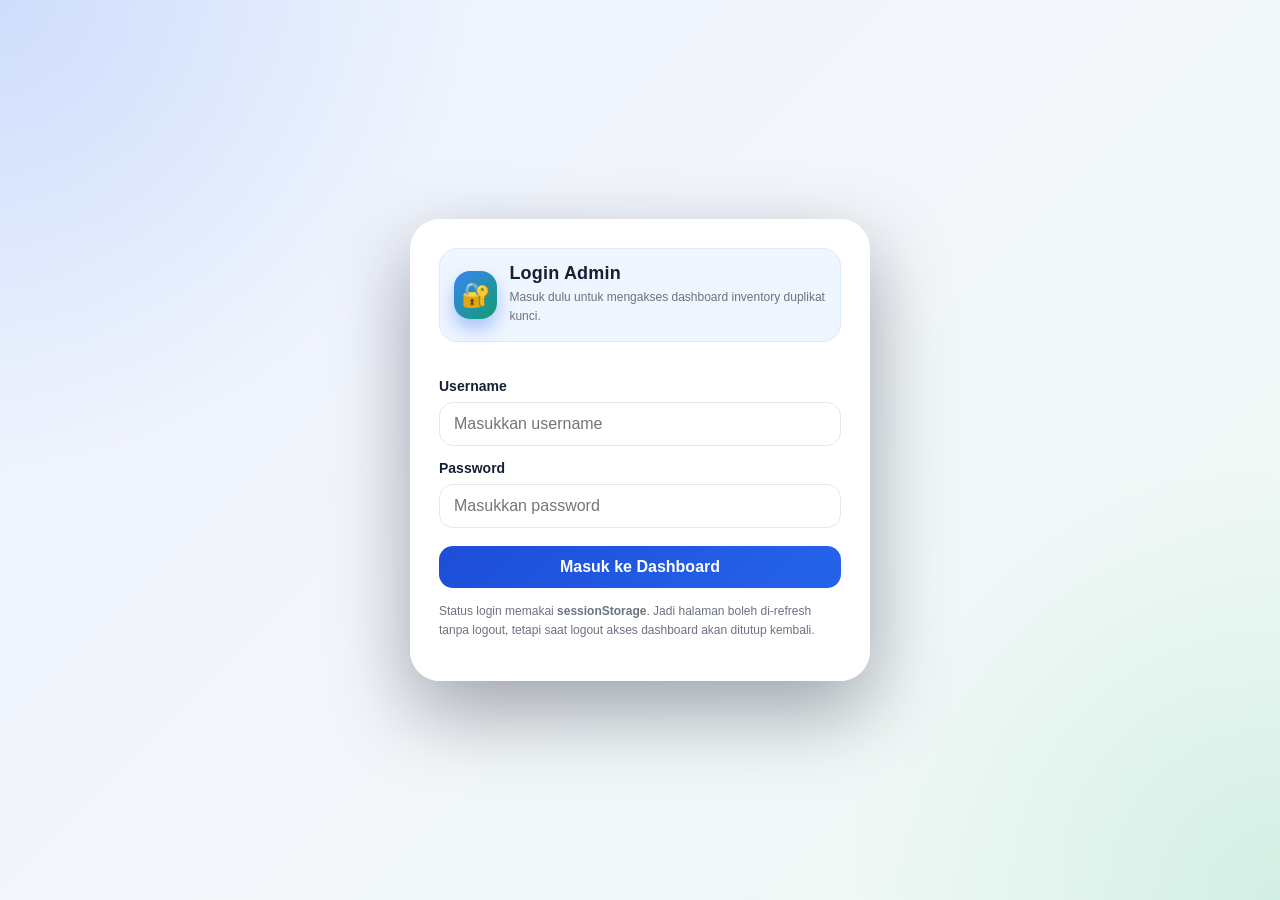
<file: index.html>
<!DOCTYPE html>
<html lang="id">
<head>
  <meta charset="UTF-8" />
  <meta name="viewport" content="width=device-width, initial-scale=1.0" />
  <title>KeyDup Inventory Pro</title>
  <link rel="stylesheet" href="styles.css" />
</head>
<body>
  <div class="backdrop" id="sidebarBackdrop"></div>

  <div class="app-shell" id="appShell">
    <aside class="sidebar" id="sidebar">
      <div class="brand">
        <div class="brand-mark">🗝️</div>
        <div>
          <h1>KeyDup Inventory Pro</h1>
          <p>Sistem inventory untuk usaha duplikat kunci</p>
        </div>
      </div>

      <nav class="nav" id="navMenu">
        <button class="nav-btn active" data-section="home">
          <span class="nav-icon">🏠</span>
          <span>Home</span>
        </button>
        <button class="nav-btn" data-section="items">
          <span class="nav-icon">🧩</span>
          <span>Items</span>
        </button>
        <button class="nav-btn" data-section="inventory">
          <span class="nav-icon">📦</span>
          <span>Inventory</span>
        </button>
        <button class="nav-btn" data-section="sales">
          <span class="nav-icon">💳</span>
          <span>Sales</span>
        </button>
        <button class="nav-btn" data-section="purchases">
          <span class="nav-icon">🛒</span>
          <span>Purchases</span>
        </button>
      </nav>

      <div class="sidebar-footer">
        <strong>Fitur inti:</strong><br>
        Login admin, kategori manual, CRUD item, stok masuk/keluar, penjualan, pembelian, export Excel/PDF, sample data, dan reset data.
      </div>
    </aside>

    <main class="main">
      <header class="topbar">
        <div class="topbar-left">
          <button class="menu-btn no-print" id="menuToggle" title="Buka menu">☰</button>
          <div class="page-title">
            <h2 id="pageTitle">Home</h2>
            <p id="pageSubtitle">Ringkasan performa stok, penjualan, dan aktivitas terbaru.</p>
          </div>
        </div>
        <div class="topbar-right no-print">
          <button class="btn secondary" id="loadSampleBtn">Load Sample</button>
          <button class="btn warning" id="resetDataBtn">Reset Data</button>
          <button class="btn danger" id="logoutBtn">Logout</button>
        </div>
      </header>

      <div class="content">
        <section class="section active" id="section-home">
          <div class="hero-banner">
            <div style="position:relative;z-index:1">
              <span class="badge info" style="background:rgba(255,255,255,.15);color:#fff;border:1px solid rgba(255,255,255,.18)">Dashboard Modern & Responsif</span>
              <h3>Kelola stok blank kunci, silinder, remote shell, dan hardware dengan cepat.</h3>
              <p>Semua data tersimpan di browser menggunakan localStorage. Cocok untuk operasional harian usaha duplikat kunci tanpa perlu framework atau instalasi tambahan.</p>
              <div class="hero-actions no-print">
                <button class="btn secondary" data-open-section="items">Kelola Items</button>
                <button class="btn secondary" data-open-section="inventory">Update Stok</button>
              </div>
            </div>
            <div class="hero-panel">
              <div class="hero-metrics">
                <div class="metric-box">
                  <div class="label">Kategori</div>
                  <div class="value" id="heroCategoryCount">0</div>
                </div>
                <div class="metric-box">
                  <div class="label">Low Stock</div>
                  <div class="value" id="heroLowStockCount">0</div>
                </div>
                <div class="metric-box">
                  <div class="label">Transaksi Sales</div>
                  <div class="value" id="heroSalesCount">0</div>
                </div>
                <div class="metric-box">
                  <div class="label">Transaksi Purchase</div>
                  <div class="value" id="heroPurchaseCount">0</div>
                </div>
              </div>
            </div>
          </div>

          <div class="grid stats-grid">
            <div class="card stat-card">
              <div class="stat-head">
                <div>
                  <div class="stat-title">Total Item</div>
                  <div class="stat-value" id="homeTotalItems">0</div>
                </div>
                <span class="badge info">Items</span>
              </div>
              <div class="kpi-note">Jumlah SKU/item aktif yang terdaftar.</div>
            </div>
            <div class="card stat-card">
              <div class="stat-head">
                <div>
                  <div class="stat-title">Total Stok</div>
                  <div class="stat-value" id="homeTotalStock">0</div>
                </div>
                <span class="badge success">Stock</span>
              </div>
              <div class="kpi-note">Akumulasi stok tersedia saat ini.</div>
            </div>
            <div class="card stat-card">
              <div class="stat-head">
                <div>
                  <div class="stat-title">Nilai Inventory</div>
                  <div class="stat-value" id="homeInventoryValue">Rp 0</div>
                </div>
                <span class="badge warning">Modal</span>
              </div>
              <div class="kpi-note">Perhitungan stok × harga modal.</div>
            </div>
            <div class="card stat-card">
              <div class="stat-head">
                <div>
                  <div class="stat-title">Total Penjualan</div>
                  <div class="stat-value" id="homeTotalSalesValue">Rp 0</div>
                </div>
                <span class="badge danger">Revenue</span>
              </div>
              <div class="kpi-note">Akumulasi nominal dari seluruh transaksi sales.</div>
            </div>
          </div>

          <div class="two-col section-gap">
            <div class="card">
              <div class="card-header">
                <div class="card-title">
                  <h3>Stok Menipis</h3>
                  <p>Item yang stoknya sudah menyentuh atau di bawah stok minimum.</p>
                </div>
              </div>
              <div id="lowStockList"></div>
            </div>
            <div class="card">
              <div class="card-header">
                <div class="card-title">
                  <h3>Aktivitas Terbaru</h3>
                  <p>Riwayat stok masuk, stok keluar, sales, dan purchases terbaru.</p>
                </div>
              </div>
              <div id="recentActivityList"></div>
            </div>
          </div>
        </section>

        <section class="section" id="section-items">
          <div class="section-headline">
            <div>
              <h2 style="margin:0 0 6px">Items & Kategori</h2>
              <div class="muted">Kelola kategori manual dan data item utama.</div>
            </div>
            <div class="split-actions no-print">
              <button class="btn success" id="exportItemsExcelBtn">Export Items Excel</button>
              <button class="btn secondary" id="exportItemsPdfBtn">Export Items PDF</button>
            </div>
          </div>

          <div class="two-col">
            <div class="card">
              <div class="card-header">
                <div class="card-title">
                  <h3>Kelola Kategori</h3>
                  <p>Data kategori default kosong. Tambahkan kategori manual sesuai kebutuhan usaha Anda.</p>
                </div>
              </div>
              <form id="categoryForm">
                <input type="hidden" id="categoryEditId" />
                <div class="field">
                  <label for="categoryName">Nama Kategori</label>
                  <input class="input" id="categoryName" placeholder="Contoh: Kunci Rumah" />
                </div>
                <div class="form-actions no-print">
                  <button class="btn primary" type="submit" id="saveCategoryBtn">Simpan Kategori</button>
                  <button class="btn secondary" type="button" id="cancelCategoryEditBtn">Batal Edit</button>
                </div>
              </form>
              <div class="table-wrap section-gap">
                <table id="categoryTable">
                  <thead>
                    <tr>
                      <th>Kategori</th>
                      <th>Jumlah Item</th>
                      <th class="no-print">Aksi</th>
                    </tr>
                  </thead>
                  <tbody id="categoryTableBody"></tbody>
                </table>
              </div>
            </div>

            <div class="card">
              <div class="card-header">
                <div class="card-title">
                  <h3>Form Item</h3>
                  <p>Item tidak bisa disimpan jika kategori belum dibuat atau belum dipilih.</p>
                </div>
              </div>
              <form id="itemForm">
                <input type="hidden" id="itemEditId" />
                <div class="form-grid">
                  <div class="field">
                    <label for="itemCode">ID Item</label>
                    <input class="input" id="itemCode" placeholder="Contoh: IK-001" />
                  </div>
                  <div class="field">
                    <label for="itemName">Nama Item</label>
                    <input class="input" id="itemName" placeholder="Nama item" />
                  </div>
                  <div class="field">
                    <label for="itemCategory">Kategori</label>
                    <select class="select" id="itemCategory"></select>
                  </div>
                  <div class="field">
                    <label for="itemSubCategory">Sub Kategori</label>
                    <input class="input" id="itemSubCategory" placeholder="Contoh: Brass / Yamaha / Silinder" />
                  </div>
                  <div class="field">
                    <label for="itemType">Tipe</label>
                    <input class="input" id="itemType" placeholder="Contoh: Laser / Single Sided" />
                  </div>
                  <div class="field">
                    <label for="itemInitialStock">Stok Awal</label>
                    <input class="input" id="itemInitialStock" type="number" min="0" placeholder="0" />
                  </div>
                  <div class="field">
                    <label for="itemMinStock">Stok Minimum</label>
                    <input class="input" id="itemMinStock" type="number" min="0" placeholder="0" />
                  </div>
                  <div class="field">
                    <label for="itemCostPrice">Harga Modal</label>
                    <input class="input" id="itemCostPrice" type="number" min="0" placeholder="0" />
                  </div>
                  <div class="field">
                    <label for="itemSellPrice">Harga Jual</label>
                    <input class="input" id="itemSellPrice" type="number" min="0" placeholder="0" />
                  </div>
                </div>
                <div class="form-actions no-print">
                  <button class="btn primary" type="submit" id="saveItemBtn">Simpan Item</button>
                  <button class="btn secondary" type="button" id="cancelItemEditBtn">Batal Edit</button>
                </div>
              </form>
            </div>
          </div>

          <div class="card section-gap">
            <div class="card-header">
              <div class="card-title">
                <h3>Data Item</h3>
                <p>Cari berdasarkan ID, nama, kategori, sub kategori, atau tipe.</p>
              </div>
            </div>
            <div class="search-panel">
              <input class="input" id="itemSearch" placeholder="Cari ID / nama / kategori / sub kategori / tipe..." />
              <select class="select" id="itemCategoryFilter"></select>
              <select class="select" id="itemSubCategoryFilter"></select>
            </div>
            <div class="table-wrap">
              <table id="itemsTable">
                <thead>
                  <tr>
                    <th>ID Item</th>
                    <th>Nama</th>
                    <th>Kategori</th>
                    <th>Sub Kategori</th>
                    <th>Tipe</th>
                    <th>Stok</th>
                    <th>Min</th>
                    <th>Harga Modal</th>
                    <th>Harga Jual</th>
                    <th class="no-print">Aksi</th>
                  </tr>
                </thead>
                <tbody id="itemsTableBody"></tbody>
              </table>
            </div>
          </div>
        </section>

        <section class="section" id="section-inventory">
          <div class="section-headline">
            <div>
              <h2 style="margin:0 0 6px">Inventory</h2>
              <div class="muted">Kelola stok masuk dan stok keluar dengan update otomatis ke item.</div>
            </div>
            <div class="split-actions no-print">
              <button class="btn success" id="exportInventoryExcelBtn">Export Inventory Excel</button>
              <button class="btn secondary" id="exportInventoryPdfBtn">Export Inventory PDF</button>
            </div>
          </div>

          <div class="grid summary-grid">
            <div class="card stat-card">
              <div class="stat-title">Total Movement</div>
              <div class="stat-value" id="inventoryTotalMovement">0</div>
              <div class="kpi-note">Jumlah transaksi movement tersimpan.</div>
            </div>
            <div class="card stat-card">
              <div class="stat-title">Total Stok Masuk</div>
              <div class="stat-value" id="inventoryTotalIn">0</div>
              <div class="kpi-note">Akumulasi qty pergerakan IN.</div>
            </div>
            <div class="card stat-card">
              <div class="stat-title">Total Stok Keluar</div>
              <div class="stat-value" id="inventoryTotalOut">0</div>
              <div class="kpi-note">Akumulasi qty pergerakan OUT.</div>
            </div>
            <div class="card stat-card">
              <div class="stat-title">Net Movement</div>
              <div class="stat-value" id="inventoryNetMovement">0</div>
              <div class="kpi-note">Selisih qty masuk dikurangi qty keluar.</div>
            </div>
          </div>

          <div class="two-col">
            <div class="card">
              <div class="card-header">
                <div class="card-title">
                  <h3>Form Stok Masuk / Keluar</h3>
                  <p>Jika stok keluar melebihi stok tersedia, sistem akan menolak transaksi.</p>
                </div>
              </div>
              <form id="inventoryForm">
                <input type="hidden" id="inventoryEditId" />
                <div class="field">
                  <label for="inventoryItem">Pilih Item</label>
                  <select class="select" id="inventoryItem"></select>
                </div>
                <div class="form-grid">
                  <div class="field">
                    <label for="inventoryType">Jenis Pergerakan</label>
                    <select class="select" id="inventoryType">
                      <option value="IN">IN</option>
                      <option value="OUT">OUT</option>
                    </select>
                  </div>
                  <div class="field">
                    <label for="inventoryQty">Jumlah</label>
                    <input class="input" id="inventoryQty" type="number" min="1" placeholder="0" />
                  </div>
                </div>
                <div class="field">
                  <label for="inventoryNote">Keterangan</label>
                  <textarea class="textarea" id="inventoryNote" placeholder="Catatan movement, misal stok opname, barang rusak, stok supplier masuk, dll."></textarea>
                </div>
                <div class="form-actions no-print">
                  <button class="btn primary" type="submit" id="saveInventoryBtn">Simpan Movement</button>
                  <button class="btn secondary" type="button" id="cancelInventoryEditBtn">Batal Edit</button>
                </div>
              </form>
            </div>

            <div class="card">
              <div class="card-header">
                <div class="card-title">
                  <h3>Ringkasan Inventory</h3>
                  <p>Ikhtisar cepat per item dan health stok saat ini.</p>
                </div>
              </div>
              <div id="inventorySummaryList"></div>
            </div>
          </div>

          <div class="card section-gap">
            <div class="card-header">
              <div class="card-title">
                <h3>Riwayat Inventory</h3>
                <p>Semua stok masuk/keluar, termasuk transaksi yang dihasilkan dari sales dan purchases.</p>
              </div>
            </div>
            <div class="table-wrap">
              <table id="inventoryTable">
                <thead>
                  <tr>
                    <th>Tanggal</th>
                    <th>Item</th>
                    <th>Jenis</th>
                    <th>Jumlah</th>
                    <th>Sumber</th>
                    <th>Keterangan</th>
                    <th class="no-print">Aksi</th>
                  </tr>
                </thead>
                <tbody id="inventoryTableBody"></tbody>
              </table>
            </div>
          </div>
        </section>

        <section class="section" id="section-sales">
          <div class="section-headline">
            <div>
              <h2 style="margin:0 0 6px">Sales</h2>
              <div class="muted">Simpan transaksi penjualan dan kurangi stok otomatis.</div>
            </div>
            <div class="split-actions no-print">
              <button class="btn success" id="exportSalesExcelBtn">Export Sales Excel</button>
              <button class="btn secondary" id="exportSalesPdfBtn">Export Sales PDF</button>
            </div>
          </div>

          <div class="grid summary-grid">
            <div class="card stat-card">
              <div class="stat-title">Total Transaksi</div>
              <div class="stat-value" id="salesTotalTransactions">0</div>
              <div class="kpi-note">Jumlah seluruh transaksi sales.</div>
            </div>
            <div class="card stat-card">
              <div class="stat-title">Total Revenue</div>
              <div class="stat-value" id="salesTotalRevenue">Rp 0</div>
              <div class="kpi-note">Total nominal penjualan.</div>
            </div>
            <div class="card stat-card">
              <div class="stat-title">Transaksi Selesai</div>
              <div class="stat-value" id="salesDoneCount">0</div>
              <div class="kpi-note">Status selesai.</div>
            </div>
            <div class="card stat-card">
              <div class="stat-title">Transaksi Pending</div>
              <div class="stat-value" id="salesPendingCount">0</div>
              <div class="kpi-note">Status pending.</div>
            </div>
          </div>

          <div class="two-col">
            <div class="card">
              <div class="card-header">
                <div class="card-title">
                  <h3>Form Penjualan</h3>
                  <p>Stok item akan otomatis berkurang saat transaksi berhasil disimpan.</p>
                </div>
              </div>
              <form id="salesForm">
                <input type="hidden" id="salesEditId" />
                <div class="field">
                  <label for="salesCustomer">Pelanggan</label>
                  <input class="input" id="salesCustomer" placeholder="Nama pelanggan" />
                </div>
                <div class="form-grid">
                  <div class="field">
                    <label for="salesItem">Pilih Item</label>
                    <select class="select" id="salesItem"></select>
                  </div>
                  <div class="field">
                    <label for="salesQty">Jumlah</label>
                    <input class="input" id="salesQty" type="number" min="1" placeholder="0" />
                  </div>
                </div>
                <div class="field">
                  <label for="salesStatus">Status</label>
                  <select class="select" id="salesStatus">
                    <option value="Selesai">Selesai</option>
                    <option value="Pending">Pending</option>
                  </select>
                </div>
                <div class="form-actions no-print">
                  <button class="btn primary" type="submit" id="saveSalesBtn">Simpan Penjualan</button>
                  <button class="btn secondary" type="button" id="cancelSalesEditBtn">Batal Edit</button>
                </div>
              </form>
            </div>

            <div class="card">
              <div class="card-header">
                <div class="card-title">
                  <h3>Catatan Sales</h3>
                  <p>Harga jual diambil otomatis dari item yang dipilih dan dijadikan dasar revenue.</p>
                </div>
              </div>
              <div id="salesInsightList"></div>
            </div>
          </div>

          <div class="card section-gap">
            <div class="card-header">
              <div class="card-title">
                <h3>Data Penjualan</h3>
                <p>Daftar transaksi penjualan yang sudah tercatat.</p>
              </div>
            </div>
            <div class="table-wrap">
              <table id="salesTable">
                <thead>
                  <tr>
                    <th>Tanggal</th>
                    <th>Pelanggan</th>
                    <th>Item</th>
                    <th>Qty</th>
                    <th>Status</th>
                    <th>Harga Jual</th>
                    <th>Total</th>
                    <th class="no-print">Aksi</th>
                  </tr>
                </thead>
                <tbody id="salesTableBody"></tbody>
              </table>
            </div>
          </div>
        </section>

        <section class="section" id="section-purchases">
          <div class="section-headline">
            <div>
              <h2 style="margin:0 0 6px">Purchases</h2>
              <div class="muted">Catat pembelian stok baru dari supplier dan tambah stok otomatis.</div>
            </div>
            <div class="split-actions no-print">
              <button class="btn success" id="exportPurchasesExcelBtn">Export Purchases Excel</button>
              <button class="btn secondary" id="exportPurchasesPdfBtn">Export Purchases PDF</button>
            </div>
          </div>

          <div class="grid summary-grid">
            <div class="card stat-card">
              <div class="stat-title">Total Transaksi</div>
              <div class="stat-value" id="purchaseTotalTransactions">0</div>
              <div class="kpi-note">Jumlah transaksi pembelian.</div>
            </div>
            <div class="card stat-card">
              <div class="stat-title">Total Biaya</div>
              <div class="stat-value" id="purchaseTotalCost">Rp 0</div>
              <div class="kpi-note">Total nominal pembelian.</div>
            </div>
            <div class="card stat-card">
              <div class="stat-title">Pembelian Selesai</div>
              <div class="stat-value" id="purchaseDoneCount">0</div>
              <div class="kpi-note">Status selesai.</div>
            </div>
            <div class="card stat-card">
              <div class="stat-title">Pembelian Pending</div>
              <div class="stat-value" id="purchasePendingCount">0</div>
              <div class="kpi-note">Status pending.</div>
            </div>
          </div>

          <div class="two-col">
            <div class="card">
              <div class="card-header">
                <div class="card-title">
                  <h3>Form Pembelian</h3>
                  <p>Pembelian tersimpan akan langsung menambah stok item terkait.</p>
                </div>
              </div>
              <form id="purchaseForm">
                <input type="hidden" id="purchaseEditId" />
                <div class="field">
                  <label for="purchaseSupplier">Supplier</label>
                  <input class="input" id="purchaseSupplier" placeholder="Nama supplier" />
                </div>
                <div class="form-grid">
                  <div class="field">
                    <label for="purchaseItem">Pilih Item</label>
                    <select class="select" id="purchaseItem"></select>
                  </div>
                  <div class="field">
                    <label for="purchaseQty">Jumlah</label>
                    <input class="input" id="purchaseQty" type="number" min="1" placeholder="0" />
                  </div>
                </div>
                <div class="field">
                  <label for="purchaseStatus">Status</label>
                  <select class="select" id="purchaseStatus">
                    <option value="Selesai">Selesai</option>
                    <option value="Pending">Pending</option>
                  </select>
                </div>
                <div class="form-actions no-print">
                  <button class="btn primary" type="submit" id="savePurchaseBtn">Simpan Pembelian</button>
                  <button class="btn secondary" type="button" id="cancelPurchaseEditBtn">Batal Edit</button>
                </div>
              </form>
            </div>

            <div class="card">
              <div class="card-header">
                <div class="card-title">
                  <h3>Catatan Purchases</h3>
                  <p>Harga modal diambil otomatis dari item yang dipilih sebagai dasar nilai pembelian.</p>
                </div>
              </div>
              <div id="purchaseInsightList"></div>
            </div>
          </div>

          <div class="card section-gap">
            <div class="card-header">
              <div class="card-title">
                <h3>Data Pembelian</h3>
                <p>Daftar transaksi pembelian yang sudah tercatat.</p>
              </div>
            </div>
            <div class="table-wrap">
              <table id="purchaseTable">
                <thead>
                  <tr>
                    <th>Tanggal</th>
                    <th>Supplier</th>
                    <th>Item</th>
                    <th>Qty</th>
                    <th>Status</th>
                    <th>Harga Modal</th>
                    <th>Total</th>
                    <th class="no-print">Aksi</th>
                  </tr>
                </thead>
                <tbody id="purchaseTableBody"></tbody>
              </table>
            </div>
          </div>
        </section>

        <div class="card section-gap no-print">
          <div class="card-header">
            <div class="card-title">
              <h3>Export Semua Data</h3>
              <p>Ekspor seluruh data sistem sekaligus ke Excel atau PDF.</p>
            </div>
            <div class="toolbar">
              <button class="btn success" id="exportAllExcelBtn">Export All Excel</button>
              <button class="btn secondary" id="exportAllPdfBtn">Export All PDF</button>
            </div>
          </div>
          <p class="muted small">Export Excel menggunakan format <strong>.xls</strong> yang bisa dibuka di Microsoft Excel. Export PDF menggunakan jendela print browser sehingga bisa disimpan sebagai PDF.</p>
          <p class="muted small">Seluruh data operasional tersimpan permanen di <strong>localStorage browser</strong>, jadi data tidak hilang saat halaman di-refresh atau browser dibuka ulang pada perangkat yang sama, kecuali data browser dibersihkan manual.</p>
        </div>
      </div>
    </main>
  </div>

  <div class="toast-wrap" id="toastWrap"></div>
  <script src="app.js"></script>
</body>
</html>
</file>
<file: styles.css>
:root{
      --bg:#f3f6fb;
      --surface:#ffffff;
      --surface-2:#f8fafc;
      --surface-3:#eef2ff;
      --text:#162033;
      --muted:#6b7280;
      --line:#e5e7eb;
      --primary:#1d4ed8;
      --primary-2:#2563eb;
      --primary-soft:#dbeafe;
      --success:#0f9f6e;
      --success-soft:#dcfce7;
      --danger:#dc2626;
      --danger-soft:#fee2e2;
      --warning:#d97706;
      --warning-soft:#ffedd5;
      --shadow:0 12px 30px rgba(15,23,42,.08);
      --radius:20px;
      --radius-sm:14px;
      --sidebar:280px;
    }
    *{box-sizing:border-box}
    html,body{height:100%}
    body{
      margin:0;
      font-family:Inter,Segoe UI,Roboto,Helvetica,Arial,sans-serif;
      color:var(--text);
      background:
        radial-gradient(circle at top left, rgba(37,99,235,.09), transparent 28%),
        radial-gradient(circle at bottom right, rgba(15,159,110,.08), transparent 26%),
        var(--bg);
    }
    button,input,select,textarea{font:inherit}
    a{text-decoration:none;color:inherit}
    .hidden{display:none !important}
    .app-shell{
      min-height:100vh;
      display:grid;
      grid-template-columns:var(--sidebar) 1fr;
    }
    .sidebar{
      position:sticky;
      top:0;
      height:100vh;
      padding:20px 16px;
      background:linear-gradient(180deg,#0f172a 0%, #14213d 100%);
      color:#fff;
      z-index:30;
      display:flex;
      flex-direction:column;
      gap:18px;
      box-shadow:20px 0 50px rgba(2,6,23,.15);
    }
    .brand{
      display:flex;
      align-items:center;
      gap:12px;
      padding:14px;
      border-radius:18px;
      background:rgba(255,255,255,.08);
      border:1px solid rgba(255,255,255,.08);
    }
    .brand-mark{
      width:48px;height:48px;border-radius:16px;
      display:grid;place-items:center;
      background:linear-gradient(135deg,#3b82f6,#0f9f6e);
      font-size:24px;
      box-shadow:0 10px 18px rgba(37,99,235,.35);
    }
    .brand h1{font-size:18px;margin:0;font-weight:800;letter-spacing:.2px}
    .brand p{margin:4px 0 0;color:rgba(255,255,255,.72);font-size:12px}
    .nav{
      display:flex;flex-direction:column;gap:8px;
      padding:6px 0;
    }
    .nav-btn{
      width:100%;
      border:none;
      background:transparent;
      color:rgba(255,255,255,.84);
      padding:14px 16px;
      border-radius:16px;
      display:flex;
      align-items:center;
      gap:12px;
      font-weight:700;
      text-align:left;
      cursor:pointer;
      transition:.2s ease;
    }
    .nav-btn:hover{background:rgba(255,255,255,.09);color:#fff}
    .nav-btn.active{
      background:linear-gradient(135deg, rgba(59,130,246,.28), rgba(15,159,110,.22));
      color:#fff;
      box-shadow:inset 0 0 0 1px rgba(255,255,255,.08);
    }
    .nav-icon{
      width:34px;height:34px;display:grid;place-items:center;
      border-radius:12px;background:rgba(255,255,255,.08);flex:none;font-size:16px
    }
    .sidebar-footer{
      margin-top:auto;
      padding:14px;
      border-radius:18px;
      background:rgba(255,255,255,.08);
      border:1px solid rgba(255,255,255,.08);
      font-size:13px;
      color:rgba(255,255,255,.74);
      line-height:1.55;
    }
    .main{
      min-width:0;
      display:flex;
      flex-direction:column;
    }
    .topbar{
      position:sticky;
      top:0;
      z-index:20;
      display:flex;
      align-items:center;
      justify-content:space-between;
      gap:14px;
      padding:16px 24px;
      background:rgba(243,246,251,.8);
      backdrop-filter:blur(14px);
      border-bottom:1px solid rgba(229,231,235,.75);
    }
    .topbar-left{display:flex;align-items:center;gap:14px;min-width:0}
    .topbar-right{display:flex;align-items:center;gap:10px;flex-wrap:wrap;justify-content:flex-end}
    .menu-btn{
      width:44px;height:44px;border:none;border-radius:14px;background:var(--surface);
      box-shadow:var(--shadow);cursor:pointer;display:none;font-size:18px
    }
    .page-title h2{margin:0;font-size:26px;line-height:1.1}
    .page-title p{margin:4px 0 0;color:var(--muted);font-size:14px}
    .content{padding:24px}
    .section{display:none;animation:fade .22s ease}
    .section.active{display:block}
    @keyframes fade{from{opacity:0;transform:translateY(6px)}to{opacity:1;transform:translateY(0)}}
    .hero-banner{
      padding:24px;
      border-radius:28px;
      background:
        linear-gradient(135deg, rgba(29,78,216,.95), rgba(15,159,110,.92)),
        linear-gradient(135deg,#1d4ed8,#0f9f6e);
      color:#fff;
      box-shadow:var(--shadow);
      display:grid;
      grid-template-columns:1.4fr .9fr;
      gap:16px;
      align-items:center;
      overflow:hidden;
      position:relative;
    }
    .hero-banner:before,
    .hero-banner:after{
      content:"";
      position:absolute;
      border-radius:50%;
      background:rgba(255,255,255,.1);
      filter:blur(4px);
    }
    .hero-banner:before{width:220px;height:220px;right:-60px;top:-80px}
    .hero-banner:after{width:160px;height:160px;left:45%;bottom:-70px}
    .hero-banner h3{margin:0;font-size:30px;line-height:1.15}
    .hero-banner p{margin:12px 0 0;color:rgba(255,255,255,.86);max-width:760px;line-height:1.6}
    .hero-actions{margin-top:18px;display:flex;gap:12px;flex-wrap:wrap}
    .hero-panel{
      background:rgba(255,255,255,.12);
      border:1px solid rgba(255,255,255,.16);
      border-radius:24px;
      padding:18px;
      position:relative;
      z-index:1;
    }
    .hero-metrics{display:grid;grid-template-columns:repeat(2,1fr);gap:14px}
    .metric-box{
      background:rgba(255,255,255,.14);
      border:1px solid rgba(255,255,255,.14);
      border-radius:18px;
      padding:14px;
    }
    .metric-box .label{font-size:12px;color:rgba(255,255,255,.76)}
    .metric-box .value{margin-top:6px;font-size:24px;font-weight:800}
    .grid{display:grid;gap:18px}
    .stats-grid{grid-template-columns:repeat(4,minmax(0,1fr));margin-top:20px}
    .summary-grid{grid-template-columns:repeat(4,minmax(0,1fr));margin-bottom:18px}
    .card{
      background:var(--surface);
      border:1px solid rgba(229,231,235,.9);
      border-radius:var(--radius);
      box-shadow:var(--shadow);
      padding:20px;
      min-width:0;
    }
    .stat-card{
      position:relative;
      overflow:hidden;
      isolation:isolate;
    }
    .stat-card:before{
      content:"";
      position:absolute;
      inset:auto -20px -20px auto;
      width:120px;height:120px;
      border-radius:50%;
      background:linear-gradient(135deg, rgba(37,99,235,.12), rgba(15,159,110,.12));
      z-index:-1;
    }
    .stat-head{display:flex;justify-content:space-between;gap:16px;align-items:flex-start}
    .stat-title{font-size:14px;color:var(--muted);font-weight:700}
    .stat-value{margin-top:14px;font-size:30px;font-weight:800;letter-spacing:-.02em}
    .badge{
      display:inline-flex;align-items:center;justify-content:center;
      padding:6px 10px;border-radius:999px;font-size:12px;font-weight:800;gap:6px
    }
    .badge.success{background:var(--success-soft);color:var(--success)}
    .badge.warning{background:var(--warning-soft);color:var(--warning)}
    .badge.danger{background:var(--danger-soft);color:var(--danger)}
    .badge.info{background:var(--primary-soft);color:var(--primary)}
    .card-header{
      display:flex;justify-content:space-between;gap:16px;align-items:center;margin-bottom:16px;flex-wrap:wrap
    }
    .card-title h3,.card-title h4{margin:0;font-size:20px}
    .card-title p{margin:6px 0 0;color:var(--muted);font-size:14px}
    .toolbar{display:flex;gap:10px;flex-wrap:wrap}
    .btn{
      border:none;
      border-radius:14px;
      padding:12px 14px;
      font-weight:800;
      cursor:pointer;
      transition:.2s ease;
      display:inline-flex;align-items:center;justify-content:center;gap:8px;
      text-decoration:none;
    }
    .btn:hover{transform:translateY(-1px)}
    .btn.primary{background:linear-gradient(135deg,var(--primary),var(--primary-2));color:#fff}
    .btn.secondary{background:var(--surface-2);color:var(--text);border:1px solid var(--line)}
    .btn.success{background:linear-gradient(135deg,#16a34a,#0f9f6e);color:#fff}
    .btn.danger{background:linear-gradient(135deg,#ef4444,#dc2626);color:#fff}
    .btn.warning{background:linear-gradient(135deg,#f59e0b,#d97706);color:#fff}
    .btn.ghost{background:transparent;color:var(--text);border:1px solid var(--line)}
    .btn.small{padding:9px 12px;border-radius:12px;font-size:13px}
    .btn.full{width:100%}
    .two-col{display:grid;grid-template-columns:1fr 1.3fr;gap:18px}
    .three-col{display:grid;grid-template-columns:repeat(3,minmax(0,1fr));gap:18px}
    .form-grid{display:grid;grid-template-columns:repeat(2,minmax(0,1fr));gap:14px}
    .form-grid.three{grid-template-columns:repeat(3,minmax(0,1fr))}
    .form-grid.four{grid-template-columns:repeat(4,minmax(0,1fr))}
    .field{display:flex;flex-direction:column;gap:8px}
    .field label{font-weight:800;font-size:14px}
    .field .hint{font-size:12px;color:var(--muted)}
    .input, .select, .textarea{
      width:100%;
      border:1px solid var(--line);
      background:#fff;
      border-radius:14px;
      padding:12px 14px;
      color:var(--text);
      outline:none;
      transition:.2s ease;
    }
    .textarea{min-height:100px;resize:vertical}
    .input:focus,.select:focus,.textarea:focus{
      border-color:rgba(37,99,235,.45);
      box-shadow:0 0 0 4px rgba(37,99,235,.12);
    }
    .form-actions{display:flex;gap:12px;flex-wrap:wrap;margin-top:12px}
    .table-wrap{
      overflow:auto;
      border:1px solid var(--line);
      border-radius:18px;
      background:#fff;
    }
    table{
      width:100%;
      border-collapse:collapse;
      min-width:760px;
    }
    th,td{
      padding:14px 12px;
      border-bottom:1px solid #eef2f7;
      text-align:left;
      vertical-align:top;
      font-size:14px;
    }
    th{
      background:#f8fafc;
      color:#475569;
      font-size:12px;
      text-transform:uppercase;
      letter-spacing:.08em;
      position:sticky;
      top:0;
      z-index:1;
    }
    tbody tr:hover{background:#fbfdff}
    .empty-state{
      text-align:center;
      color:var(--muted);
      padding:32px 20px;
    }
    .muted{color:var(--muted)}
    .pill{
      display:inline-flex;align-items:center;gap:6px;
      padding:7px 10px;border-radius:999px;font-size:12px;font-weight:800;
      background:var(--surface-3);color:var(--primary)
    }
    .small{font-size:12px}
    .stack{display:flex;flex-direction:column;gap:6px}
    .list-plain{display:flex;flex-direction:column;gap:12px}
    .list-row{
      display:flex;align-items:flex-start;justify-content:space-between;
      gap:14px;padding:12px 14px;border:1px solid var(--line);border-radius:16px;background:#fff
    }
    .kpi-note{margin-top:10px;color:var(--muted);font-size:13px}
    .section-gap{margin-top:18px}
    .search-panel{
      display:grid;grid-template-columns:2fr 1fr 1fr;gap:12px;margin-bottom:14px
    }
    .section-headline{
      display:flex;justify-content:space-between;gap:16px;align-items:center;flex-wrap:wrap;margin-bottom:18px
    }
    .login-overlay{
      position:fixed;inset:0;z-index:100;
      background:linear-gradient(135deg, rgba(15,23,42,.9), rgba(29,78,216,.72));
      display:flex;align-items:center;justify-content:center;padding:20px;
    }
    .login-card{
      width:min(460px,100%);
      background:rgba(255,255,255,.98);
      border:1px solid rgba(255,255,255,.25);
      border-radius:30px;
      box-shadow:0 30px 80px rgba(2,6,23,.35);
      padding:28px;
    }
    .login-card h2{margin:0;font-size:32px}
    .login-card p{color:var(--muted);line-height:1.6}
    .login-meta{
      display:flex;gap:12px;flex-wrap:wrap;margin:18px 0;
    }
    .login-meta .pill{background:#eff6ff}
    .backdrop{
      position:fixed;inset:0;background:rgba(2,6,23,.45);z-index:25;
      opacity:0;pointer-events:none;transition:.2s ease
    }
    .backdrop.show{opacity:1;pointer-events:auto}
    .toast-wrap{
      position:fixed;right:18px;bottom:18px;z-index:120;
      display:flex;flex-direction:column;gap:12px;max-width:min(380px,calc(100vw - 32px));
    }
    .toast{
      background:#fff;border:1px solid var(--line);box-shadow:var(--shadow);
      border-left:5px solid var(--primary);
      border-radius:16px;padding:14px 14px 14px 16px;
      animation:slideIn .22s ease;
    }
    .toast.success{border-left-color:var(--success)}
    .toast.error{border-left-color:var(--danger)}
    .toast.warning{border-left-color:var(--warning)}
    @keyframes slideIn{from{opacity:0;transform:translateX(24px)}to{opacity:1;transform:translateX(0)}}
    .split-actions{display:flex;flex-wrap:wrap;gap:10px}
    .actions-cell{display:flex;gap:8px;flex-wrap:wrap}
    .subtext{display:block;color:var(--muted);font-size:12px;margin-top:4px}
    .no-print{display:inline-flex}
    @media (max-width:1200px){
      .stats-grid,.summary-grid{grid-template-columns:repeat(2,minmax(0,1fr))}
      .two-col,.three-col{grid-template-columns:1fr}
      .hero-banner{grid-template-columns:1fr}
    }
    @media (max-width:900px){
      .app-shell{grid-template-columns:1fr}
      .sidebar{
        position:fixed;
        left:0;top:0;bottom:0;
        transform:translateX(-100%);
        transition:.25s ease;
        width:min(86vw,320px);
      }
      .sidebar.show{transform:translateX(0)}
      .menu-btn{display:grid;place-items:center}
      .content{padding:18px}
      .topbar{padding:14px 18px}
      .form-grid,.form-grid.three,.form-grid.four,.search-panel{grid-template-columns:1fr}
    }
    @media (max-width:640px){
      .stats-grid,.summary-grid{grid-template-columns:1fr}
      .page-title h2{font-size:22px}
      .hero-banner h3{font-size:24px}
      .topbar-right{width:100%;justify-content:flex-start}
      .toolbar,.form-actions,.split-actions{width:100%}
      .btn{flex:1 1 auto}
      .login-card{padding:24px}
    }
    @media print{
      .no-print,.sidebar,.topbar,.login-overlay,.toast-wrap,.backdrop{display:none !important}
      .app-shell{display:block}
      .section{display:block !important}
      body{background:#fff}
      .content{padding:0}
      .card{box-shadow:none;border:1px solid #ddd}
    }

.login-page{
  min-height:100vh;
}
.login-page-wrap{
  min-height:100vh;
  display:flex;
  align-items:center;
  justify-content:center;
  padding:24px;
  background:
    radial-gradient(circle at top left, rgba(37,99,235,.14), transparent 30%),
    radial-gradient(circle at bottom right, rgba(15,159,110,.12), transparent 28%),
    linear-gradient(135deg, #eaf1ff 0%, #f3f6fb 45%, #eefaf4 100%);
}
.login-page .login-card{
  width:min(460px,100%);
}
.login-brand{
  background:#eff6ff !important;
  color:var(--text) !important;
  border-color:#dbeafe !important;
}
.login-brand h1{
  margin:0;
  color:var(--text);
}
.login-brand p{
  margin:4px 0 0;
  color:var(--muted);
}
.login-note{
  margin-top:14px;
}


.form-actions{
  display:flex;
  gap:10px;
  flex-wrap:wrap;
}
</file>
